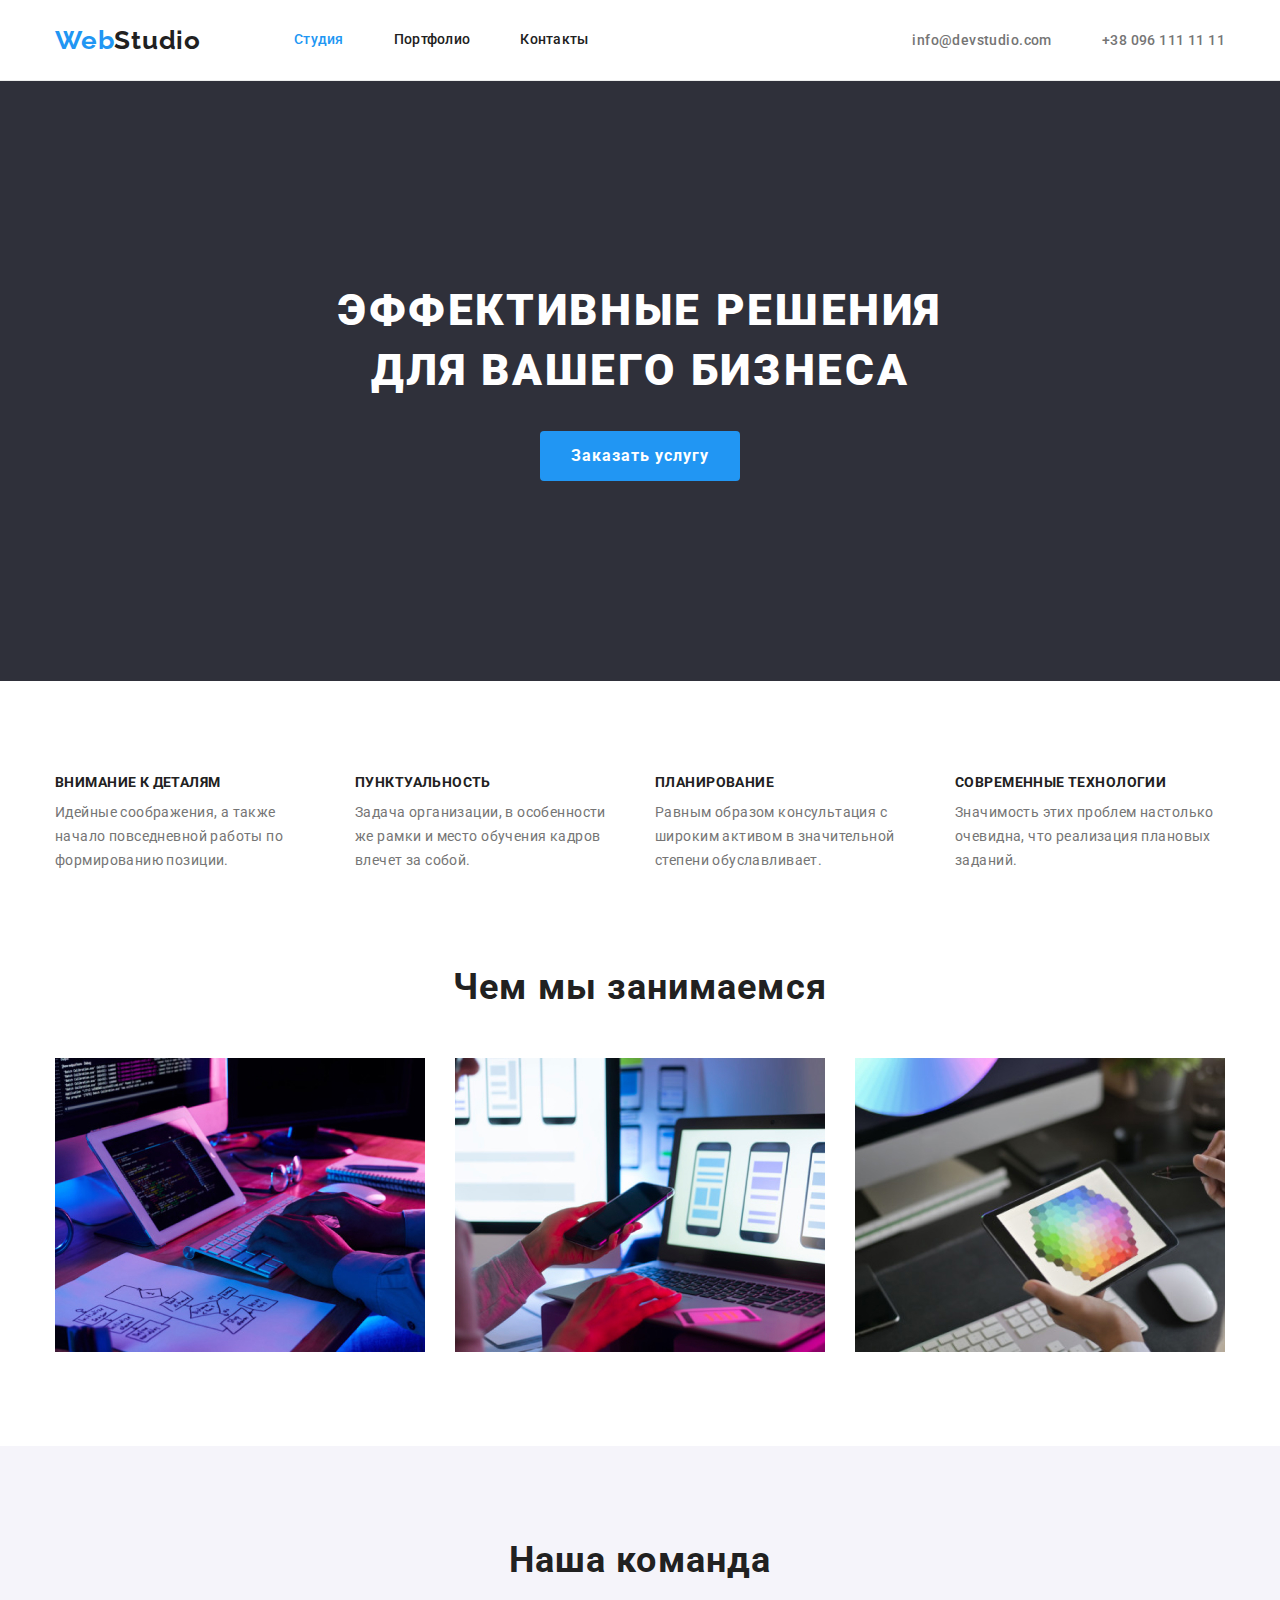
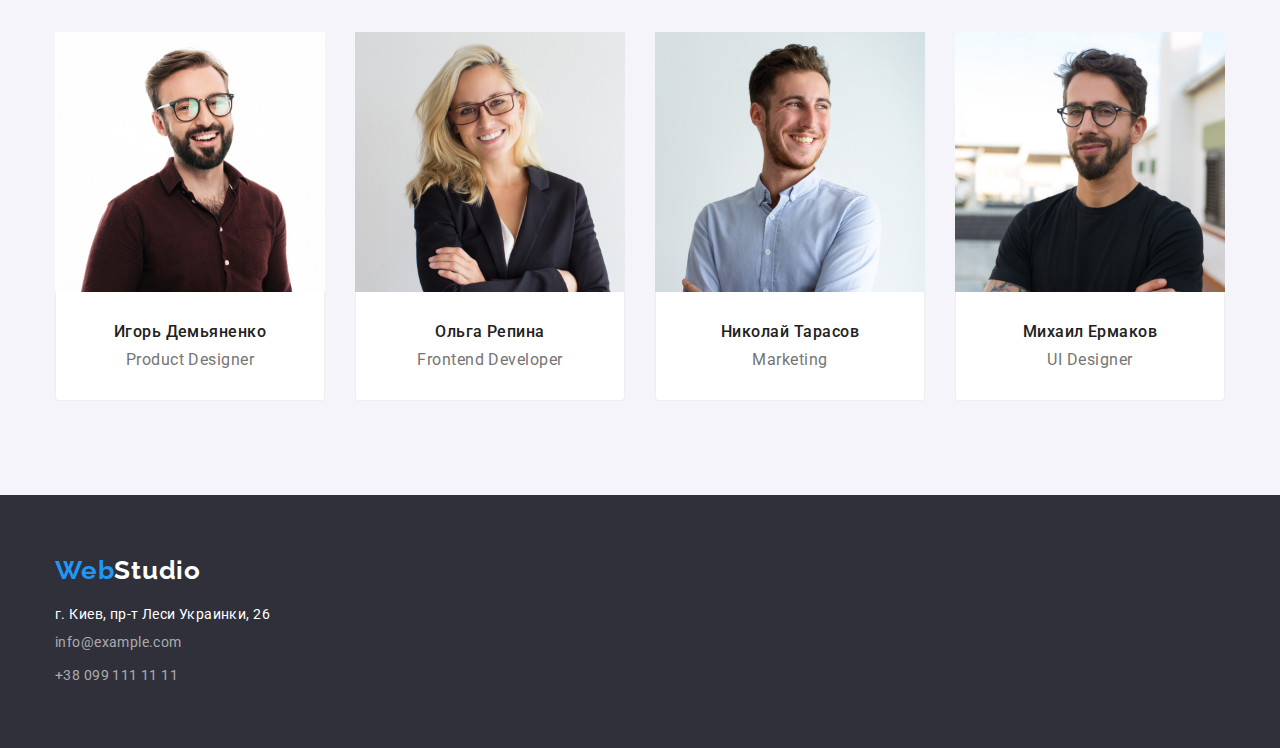
<file: index.html>
<!DOCTYPE html>
<html lang="en">
 <head>
     <meta charset="UTF-8">
     <meta http-equiv="X-UA-Compatible" content="IE=edge">
     <meta name="viewport" content="width-device-width, initial-scale=">
     <title>Document</title>
     <link href="https://fonts.googleapis.com/css2?family=Raleway:wght@700&family=Roboto:wght@400;500;700;900&display=swap"
      rel="stylesheet"/>
     <link rel="stylesheet" 
      href="https://cdnjs.cloudflare.com/ajax/libs/modern-normalize/1.1.0/modern-normalize.min.css"/>
     <link rel="stylesheet" href="css/styles.css"/>
 </head>
 <body>
   <header class="page-header">
     <div class="container main-nav">
       <a class="logo" href="">Web<span class="logo-accent">Studio</span></a>
       <nav class="page-header-nav">
         <ul class="site-nav list">
           <li class="item"><a href="./index.html" class="link current">Студия</a></li>
           <li class="item"><a href="./portfolio.html" class="link">Портфолио</a></li>
           <li class="item"><a href="" class="link">Контакты</a></li>
         </ul>
       </nav>
         <ul class="contacts list">
           <li class="contacts-item"><a class="link" href="mailto:info@devstudio.com">info@devstudio.com</a></li>
           <li class="contacts-item"><a class="link" href="tel:+380961111111">+38 096 111 11 11</a></li>
         </ul>
     </div>
   </header>
   <main>
     
    <!--Business section-->
    <section class="hero">
      <div class="container">
      <h1 class="hero-title">ЭФФЕКТИВНЫЕ РЕШЕНИЯ<br/>ДЛЯ ВАШЕГО БИЗНЕСА</h1>
      <button type="button" class="button">Заказать услугу</button>
      </div>
    </section>

    <!--Education section-->
    <section class="section">
      <div class="container">
       <h2 class="visually-hidden">Детали</h2>
       <ul class="feature-list list">
       <li class="item">
          <h3 class="title">ВНИМАНИЕ К ДЕТАЛЯМ</h3>
          <p class="text">
           Идейные соображения, а также начало повседневной работы по формированию позиции.
          </p>
       </li>
       <li class="item" >
          <h3 class="title">ПУНКТУАЛЬНОСТЬ</h3>
          <p class="text">
           Задача организации, в особенности же рамки и место обучения кадров влечет за собой.
          </p>
       </li>
       <li class="item">
          <h3 class="title">ПЛАНИРОВАНИЕ</h3>
          <p class="text">
            Равным образом консультация с широким активом в значительной степени обуславливает.
          </p>
       </li>
       <li class="item">
           <h3 class="title">СОВРЕМЕННЫЕ ТЕХНОЛОГИИ</h3>
           <p class="text">
             Значимость этих проблем настолько очевидна, что реализация плановых заданий.  
           </p>
       </li>
     </ul>
     </div>
   </section>
          

     <!--Kind of job section-->
       <section class="section work-section">
         <div class="container">
         <h2 class="section-title-lider">Чем мы занимаемся</h2>
          <ul class="work-list list">
            <li class="work-list-item">
              <img class="image" src="./images/img(1).jpg" alt="Вид работы" width="370" />
            </li>
            <li class="work-list-item">
              <img class="image" src="./images/img(2).jpg" alt="Вид работы" width="370" />
            </li>
            <li class="work-list-item">
              <img class="image" src="./images/img(3).jpg" alt="Вид работы" width="370" />
            </li>
          </ul>
          </div>
       </section>

       <!--Team section-->
       <section class="section-company">
         <div class="container">
         <h2 class="section-title-lider">Наша команда</h2>
          <ul class="list">
           <li class="team-leader">
             <img class="team-photo" src="./images/img(4).jpg" alt="мужчина" width="270" height="260" />
             <div class="team-text">
               <h3 class="team-section-title">Игорь Демьяненко</h3>
               <p class="profession">Product Designer</p>
             </div>
           </li>

           <li class="team-leader">
             <img class="team-photo" src="./images/img(5).jpg" alt="женщина" width="270" height="260"/>
             <div class="team-text">
             <h3 class="team-section-title">Ольга Репина</h3>
             <p class="profession">Frontend Developer</p>
             </div>
           </li>  
           
           <li class="team-leader">
             <img class="team-photo" src="./images/img(6).jpg" alt="мужчина" width="270" height="260" />
             <div class="team-text">
             <h3 class="team-section-title">Николай Тарасов</h3>
             <p class="profession">Marketing</p>
             </div>
           </li>
            
           <li class="team-leader">
             <img class="team-photo" src="./images/img(7).jpg" alt="мужчина" width="270" height="260" />
             <div class="team-text">
             <h3 class="team-section-title">Михаил Ермаков</h3>
             <p class="profession">UI Designer</p>
             </div>
           </li>
         </ul>
         </div>
       </section>
   </main> 

   <!--Footer-->
    <footer class="footer list">
     <div class="footer-container container">
        <a class="footer-logo" href=""lang="en">Web<span class="logo-accent-color">Studio</span></a>
        <address>
         <ul class="info">
           <li class="footer-adress-item"><a class="adress">г. Киев, пр-т Леси Украинки, 26</a></li>
           <li class="footer-adress-item"><a class="link contacts-link" href="mailto:info@example.com">info@example.com</a></li>
           <li class="footer-adress-item"><a class="link contacts-link" href="tel:+380991111111">+38 099 111 11 11</a></li>
         </ul>
       </address>
     </div>
    
    </footer>
 </body>
</html>
</file>
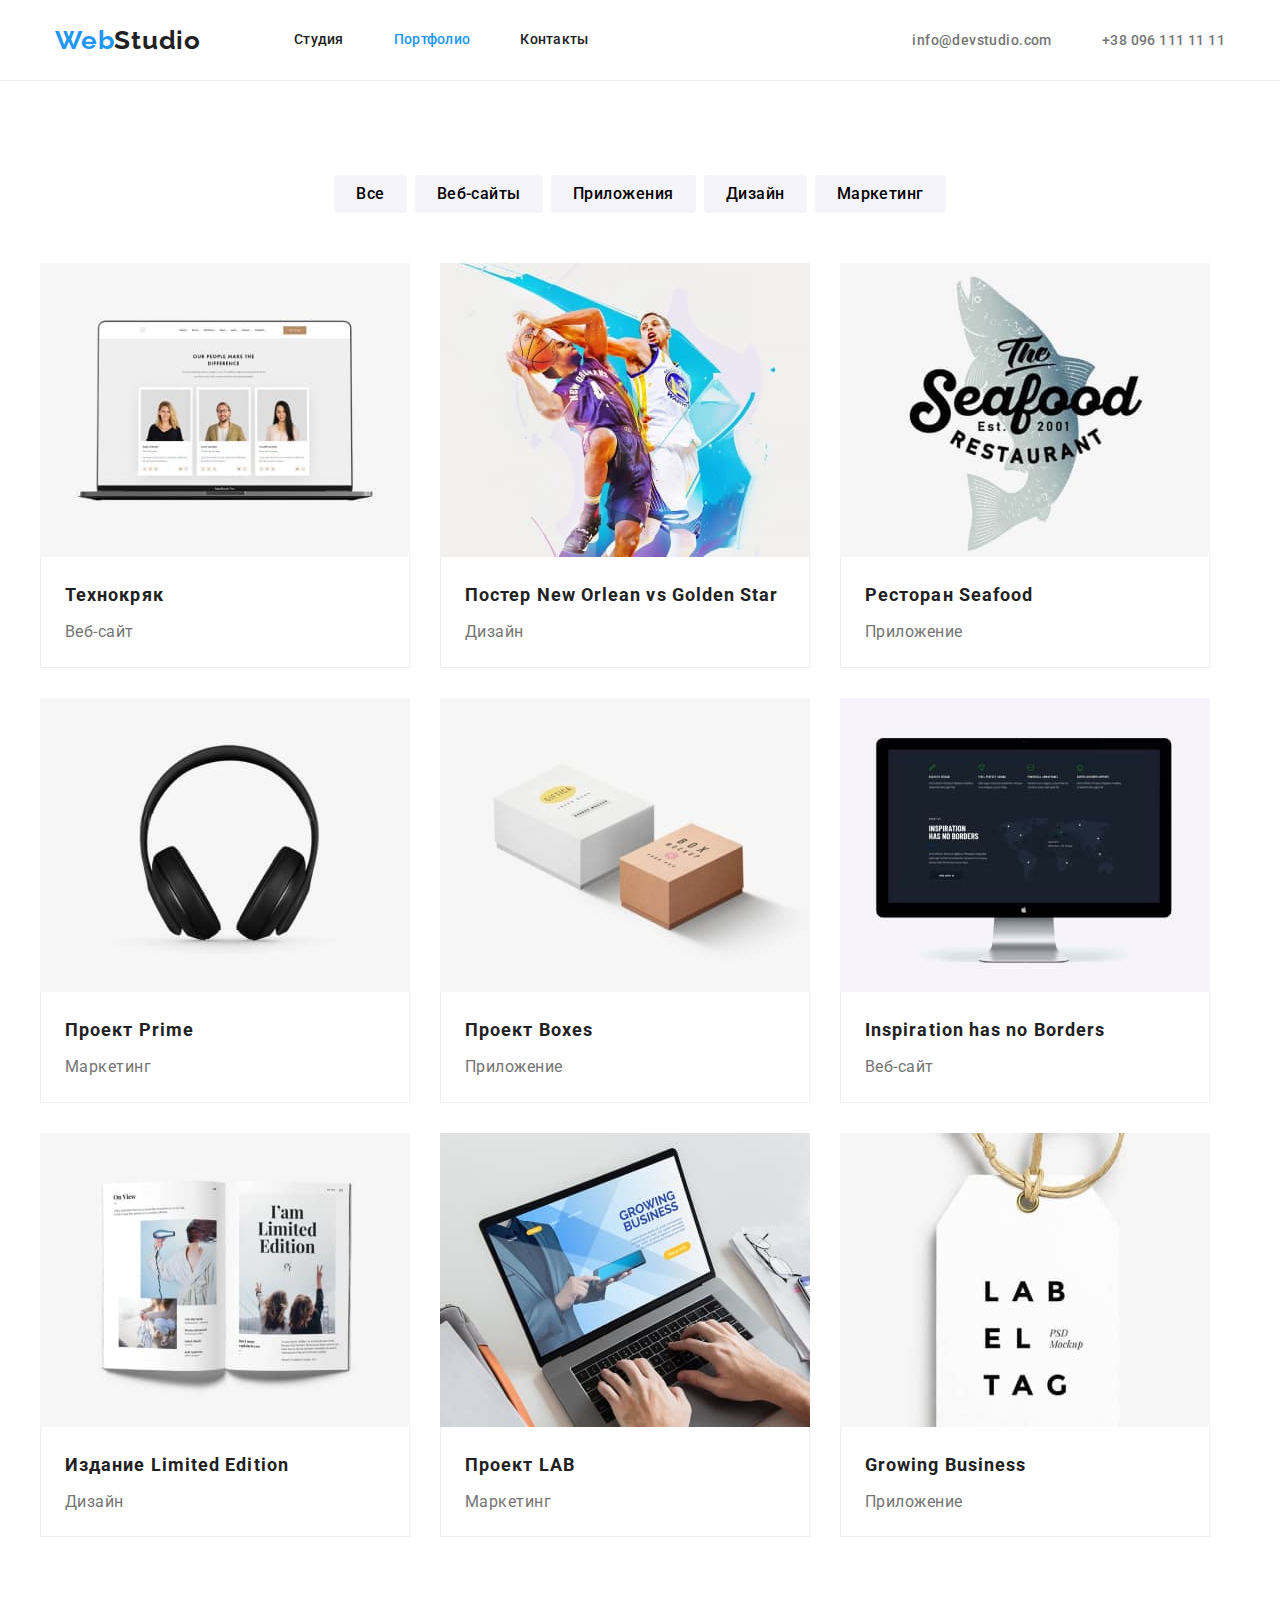
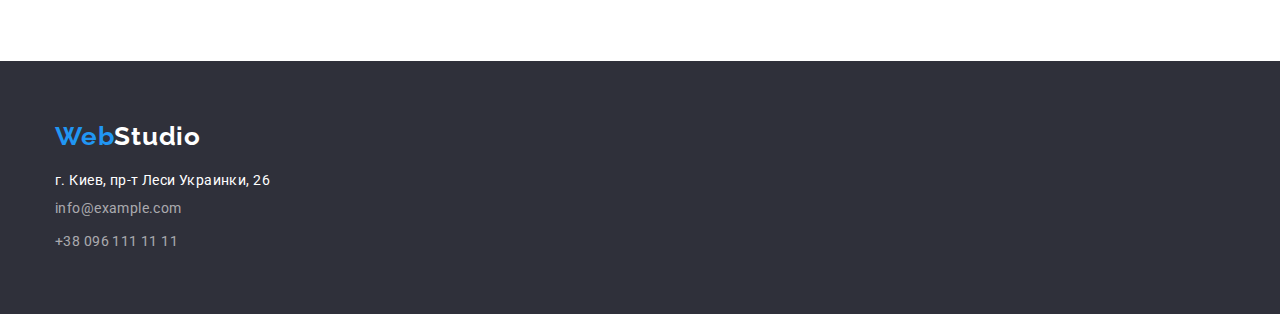
<file: portfolio.html>
<!DOCTYPE html>
<html lang="en">
  <head>
    <meta charset="UTF-8" />
    <meta http-equiv="X-UA-Compatible" content="IE=edge"/>
    <meta name="viewport" content="width-device-width, initial-scale="/>
    <title>Document</title>
    <link href="https://fonts.googleapis.com/css2?family=Raleway:wght@700&family=Roboto:wght@400;500;700;900&display=swap"
     rel="stylesheet"/>
    <link rel="stylesheet"
     href="https://cdnjs.cloudflare.com/ajax/libs/modern-normalize/1.1.0/modern-normalize.min.css"/>
    <link rel="stylesheet" href="css/styles.css"/>
  </head>
  <body>
    <header class="page-header">
      <div class="container main-nav">
       <a class="logo" href="" lang ="en">Web<span class="logo-accent">Studio</span></a>
       <nav class="page-header-nav">
           <ul class="site-nav list">
             <li class="item"><a href="./index.html" class="link">Студия</a></li>
             <li class="item"><a href="./portfolio.html" class="link current">Портфолио</a></li>
             <li class="item"><a href="" class="link">Контакты</a></li>
           </ul>
       </nav>
       <ul class="contacts list">
         <li class="contacts-item"><a class="link" href="mailto:info@devstudio.com">info@devstudio.com</a></li>
         <li class="contacts-item"><a class="link" href="tel:+380961111111">+38 096 111 11 11</a></li>
       </ul>
      </div>
    </header>
    <main>
      <!--Navigation section-->
     <section class="portfolio-section">
       <div class="text-container">
         <h1 class="visually-hidden">Примеры работ</h1>
         <ul class="portf-nav list">
          <li class="portf-nav-btn"><button class="portfolio-btns" type="button">Все</button></li>
          <li class="portf-nav-btn"><button class="portfolio-btns" type="button">Веб-сайты</button></li>
          <li class="portf-nav-btn"><button class="portfolio-btns" type="button">Приложения</button></li>
          <li class="portf-nav-btn"><button class="portfolio-btns" type="button">Дизайн</button></li>
          <li class="portf-nav-btn"><button class="portfolio-btns" type="button">Маркетинг</button></li>
         </ul>

         <!--Products section-->

         <ul class="portfolio-list list">
           <li class="flex-container">
             <a href="" class="link">
               <img src="./images/img(8)(1).jpg" alt="ноут" width="370" height="294"/>
               <div class="flex-element">
                 <h3 class="section-title">Технокряк</h3>
                 <p class="portfolio-text">Веб-сайт</p>
               </div> 
             </a>
           </li>

           <li class="flex-container">
             <a href="" class="link">
               <img src="./images/img(9)(1).jpg" alt="баскет" width="370" height="294"/>
               <div class="flex-element">
               <h3 class="section-title">Постер New Orlean vs Golden Star</h3>
               <p class="portfolio-text">Дизайн</p>
               </div>
             </a>
           </li>

           <li class="flex-container">
             <a href="" class="link">
               <img src="./images/img(10)(1).jpg" alt="ресторан" width="370" height="294"/>
               <div class="flex-element">
               <h3 class="section-title">Ресторан Seafood</h3>
               <p class="portfolio-text">Приложение</p>
               </div>
             </a>
           </li>

           <li class="flex-container">
             <a href="" class="link">
               <img src="./images/img(11)(1).jpg" alt="наушники" width="370" height="294"/>
               <div class="flex-element">
               <h3 class="section-title">Проект Prime</h3>
               <p class="portfolio-text">Маркетинг</p>
               </div>
             </a>
           </li>

           <li class="flex-container">
             <a href="" class="link">
               <img src="./images/img(12)(1).jpg" alt="боксы" width="370" height="294"/>
               <div class="flex-element">
               <h3 class="section-title">Проект Boxes</h3>
               <p class="portfolio-text">Приложение</p>
               </div>
             </a>
           </li>

           <li class="flex-container">
             <a href="" class="link">
               <img src="./images/img(13)(1).jpg" alt="монитор" width="370" height="294"/>
               <div class="flex-element">
               <h3 class="section-title">Inspiration has no Borders</h3>
               <p class="portfolio-text">Веб-сайт</p>
               </div>
             </a>
           </li>

           <li class="flex-container">
             <a href="" class="link">
               <img src="./images/img(14)(1).jpg" alt="журнал" width="370" height="294"/>
               <div class="flex-element">
               <h3 class="section-title">Издание Limited Edition</h3>
               <p class="portfolio-text">Дизайн</p>
               </div>
             </a>
           </li>

           <li class="flex-container">
             <a href="" class="link">
               <img src="./images/img(15)(1).jpg" alt="бирка" width="370" height="294"/>
               <div class="flex-element">
               <h3 class="section-title">Проект LAB</h3>
               <p class="portfolio-text">Маркетинг</p>
               </div>
             </a>
           </li>

           <li class="flex-container">
             <a href="" class="link">
               <img src="./images/img(16)(1).jpg" alt="клава" width="370" height="294"/>
               <div class="flex-element">
               <h3 class="section-title">Growing Business</h3>
               <p class="portfolio-text">Приложение</p>
               </div>
             </a>
           </li>
         </ul>
        </div>
      </section>
    </main>

    <!--Footer-->
    <footer class="footer list">
      <div class="footer-container container">
        <a class="footer-logo" href="" lang="en">Web<span class="logo-accent-color">Studio</span></a>
        <address>
         <ul class="info">
           <li class="footer-adress-item"><a class="adress">г. Киев, пр-т Леси Украинки, 26</a></li>
           <li class="footer-adress-item"><a class="link contacts-link" href="mailto:info@example.com">info@example.com</a></li>
           <li class="footer-adress-item"><a class="link contacts-link" href="tel:+3809911111">+38 096 111 11 11</a></li>
         </ul>
       </address>
      </div>

    </footer>
  </body>
</html>
</file>
<file: css/styles.css>
:root {
  --primary-text-color: #e5e5e5;
  --title-text-color: #212121;
  --title-color: #ffffff;
  --contacts-color: #757575;
  --accent-color: #2196f3;
  --hero-color: #2f303a;
  --team-color: #f5f4fa;
}
html {
  box-sizing: border-box;
}

*,
*::after,
a::before {
  box-sizing: inherit;
}

h1,
h2,
h3,
p,
ul {
  margin: 0;
  padding: 0;
}

img {
  display: block;
}

body {
  font-family: 'Roboto', sans-serif;
  background-color: var(--title-color);
  letter-spacing: 0.03em;
  font-size: 14px;
}
/* Утилиты */

.list {
  padding: 0;
  margin: 0;
  list-style: none;
}

.page-header {
  display: flex;
  color: var(--title-color);
  border-bottom: 1px solid #ececec;
}
.page-header .link:hover,
.page-header .link:focus {
  color: var(--accent-color);
}

.container {
  width: 1200px;
  padding-left: 15px;
  padding-right: 15px;
  margin: 0 auto;

}
/* Main nav */

.main-nav {
  display: flex;
  align-items: center;
}
/* Logo */

.logo {
  display: flex;
  margin-right: 93px;
  align-items: center;
  color: var(--accent-color);
  font-family: Raleway;
  font-style: normal;
  font-weight: 700;
  font-size: 26px;
  line-height: 1.19;
  letter-spacing: 0.03em;
  text-decoration: none;
}

.logo-accent {
  color: var(--title-text-color);
}

/* Site nav */

.site-nav {
  display: flex;
  margin-left: auto;
}

.site-nav .item {
  /* outline: 1px solid red;
  */
}

.site-nav .item + .item {
  margin-left: 50px;
}

/* .site-nav .item:not(:last-child) {
  margin-right: 50px;
} */

.site-nav .link {
  display: block;
  padding-top: 32px;
  padding-bottom: 32px;
  color: var(--title-text-color);
  font-family: Roboto;
  font-style: normal;
  font-size: 14px;
  font-weight: 500;
  line-height: 1.14;
  letter-spacing: 0.02em;
  text-align: left;
  text-decoration: none;
}

.site-nav .link:active {
  color: var(--accent-color);
}

.site-nav .link.current {
  color: var(--accent-color);
}

.contacts {
  display: flex;
  margin-left: auto;
  
}
.contacts-item {
  display: block;
}

.contacts :not(:last-child) {
  margin-right: 50px;
}

.contacts .link {
  display: block;
  padding-top: 32px;
  padding-bottom: 32px;
  color: var(--contacts-color);
  text-decoration: none;
  font-weight: 500;
}

.contacts .link:hover,
.contacts .link:focus {
  color: var(--accent-color);
}

/* Hero section */
.hero {
  background-color: var(--hero-color);
  margin: 0 auto;
  padding-top: 200px;
  padding-bottom: 200px;
  text-align: center;
}

.hero-title {
  margin-left: auto;
  margin-right: auto;
  margin-bottom: 30px;
  color: var(--title-color);
  font-style: 400;
  font-size: 44px;
  font-weight: 900;
  line-height: 1.36;
  letter-spacing: 0.06em;
  text-transform: uppercase;
  text-align: center;
  width: 696px;
}
.button {
  color: var(--title-color);
  background-color: var(--accent-color);
  font-family: Roboto;
  font-style: 400;
  font-size: 16px;
  font-weight: 700;
  line-height: 1.87;
  letter-spacing: 0.06em;
  text-align: center;
  border-radius: 4px;
  width: 200px;
  height: 50px;
  border: none;
  cursor: pointer;
}

.button:hover,
.button:focus {
  background-color: #188ce8;
}
.button-container {
  align-items: center;
  width: 1170px;
  display: flex;
}
/* Features */

.section {
 text-align: center;
 padding-top: 94px;
 padding-bottom: 94px;
}

.visually-hidden {
position: absolute;
white-space: nowrap;
width: 1px;
height: 1px;
overflow: hidden;
border: 0;
padding: 0;
clip: rect(0000);
clip-path: inset(50%);
margin: -1px;
}

.feature-list {
  display: flex;
  align-items: center;
  flex-wrap: wrap;
  
}

.feature-list .title {
  margin-bottom: 10px;
  width: 270px;
  color: var(--title-text-color);
  font-size: 14px;
  font-weight: 700;
  line-height: 1.14;
  letter-spacing: 0.03em;
  text-align: left;
}
.feature-list .text {
  color: var(--contacts-color);
  font-size: 14px;
  font-weight: 400;
  line-height: 1.71;
  letter-spacing: 0.03em;
  text-align: left;
}
.feature-list .item {
   display: flex;
   margin-right: 30px;
   flex-wrap: wrap;
   width: 270px;

}
.feature-list  .item:nth-child(4n) {
  margin-right: 0;
  }

/* Job section */

.work-section {
padding-top: 0;
}

.section-title {
  color: var(--title-text-color);
  font-size: 36px;
  font-weight: 700;
  line-height: 1.16;
  letter-spacing: 0.03em;
  text-align: center;
}

/* Examples */

.work-list {
  display: flex;

}

.work-list-item:not(:last-child) {
  margin-right: 30px;
}

.work-list .title {
  color: var(--title-text-color);
}

/* Team section */

.section-company {
  background: #f5f4fa;
  padding-top: 94px;
  padding-bottom: 94px;
}

.section-title-lider {
  margin-bottom: 50px;
  color: var(--title-text-color);
  font-size: 36px;
  font-weight: 700;
  line-height: 1.16;
  letter-spacing: 0.03em;
  text-align: center;
}

.list {
  display: flex;
}
.team-leader {
  border-bottom-left-radius: 4px;
  border-bottom-right-radius: 4px;
  background-color: var(--team-color);
 }
.team-leader:not(:last-child) {
  margin-right: 30px;
}

.team-photo {
  display: block;
}

.image {
  display: block;
}
.team-text {
  text-align: center;
  background-color: var(--title-color);
  padding-top: 30px;
  padding-bottom: 30px;
  border-right: 1px solid #eeeeee;
  border-left: 1px solid #eeeeee;
  border-bottom: 1px solid #eeeeee;
  border-radius: 0px 0px 4px 4px;
}
.team-text:not(last )

.team-section-title {
  color: var(--title-text-color);
  font-size: 16px;
  font-weight: 500;
  line-height: 19px;
  letter-spacing: 0.03em;
  margin-bottom: 10px;
}

.profession {
  color: var(--contacts-color);
  font-size: 16px;
  line-height: 1.18;
  letter-spacing: 0.03em;
}
.contacts-link {
  color: var(--contacts-color);
}

/* Footer section */

.footer {
  background-color: var(--hero-color);
  border-radius: 0px;
  padding: 60px 0;
}
.contacts-link {
  color: #ffffff99;
  font-size: 14px;
  line-height: 1.71;
  letter-spacing: 0.03em;
  text-decoration: 0;
  display: block;
}
.footer-contacts-link.link :hover,
.footer-contacts-link.link :focus {
  color: var(--accent-color);
}
.logo-accent-color {
  color: var(--title-color);
}
.info {
  list-style: none;
}
.footer-logo {
  margin-bottom: 20px;
  display: flex;
  align-items: center;
  color: var(--accent-color);
  font-family: Raleway;
  font-style: normal;
  font-weight: 700;
  font-size: 26px;
  line-height: 1.19;
  letter-spacing: 0.03em;
  text-decoration: none;
}

.footer-logo-accent {
  color: var(--title-text-color);
}


.footer address {
  color: var(--title-color);
  font-style: normal;
}
.footer-adress-item:not(:last-child) {
  margin-bottom: 9px;
}

/* portfolio */

.portfolio-btns {
  background: var(--team-color);
  font-size: 16px;
  font-weight: 500;
  line-height: 1.6;
  letter-spacing: 0.03em;
  border: none;
  border-radius: 4px;
  text-align: center;
  padding: 6px 22px;
  font-family: inherit;
}

.portfolio-btns:hover,
.portfolio-btns:focus {
  background-color: var(--accent-color);
  color: var(--title-color);
}

.portf-nav {
  display: flex;
  justify-content: center;
  margin-bottom: 50px;
}

.portf-nav-btn:not(:last-child) {
  margin-right: 8px;
}

.portfolio-section {
  padding-top: 94px;
  padding-bottom: 94px;
}

.portfolio-section-title {
  font-size: 18px;
  font-weight: 700;
  line-height: 2;
  letter-spacing: 0.06em;
  text-align: left;
}

.text-container {
  width: 1230px;
  padding-left: 15px;
  padding-right: 15px;
  margin-left: auto;
  margin-right: auto;
}

.portfolio-list {
  flex-wrap: wrap;
}

.flex-container {
  margin-right: 30px;
  margin-bottom: 30px;
}

.flex-element {
/* width: calc((100% - 60px) / 3); */
  width: 370px;
  padding: 20px 24px;
  border-left: 1px solid #eeeeee;
  border-right: 1px solid #eeeeee;
  border-bottom: 1px solid #eeeeee;
}

.flex-element:nth-child(3n) {
  margin-right: 0;
}

/* calc((100%-кол-во маржинов в строке в рх) * значение маржина) / кол-во элементов в строке */
/* .flex-element:nth-last-child(-n + 3) {
  margin-bottom: 0;
} */
/* .flex-element:not(:nth-last-child(-n + 3)) {
  margin-bottom: 30px;
} */

.link {
  text-decoration: none;
}

.portfolio-text {
  color: var(--contacts-color);
  font-size: 16px;
  line-height: 1.87;
  letter-spacing: 0.03em;
  text-align: left;
}

.section-title {
  color: var(--title-text-color);
  font-size: 18px;
  line-height: 2;
  letter-spacing: 0.06em;
  text-align: left;
  margin-bottom: 4px;
}

.contacts-link:hover,
.contacts-link:focus {
  color: var(--accent-color);
}

/* цвет основноого текста: #212121; */

/*вторичный цвет текста: #757575;*/

/*белый цвет: #FFFFFF;*/

/*белый прозрачный background: #FFFFFF99;rgba(0, 0, 0, 0,6)*/

/*акцент синий: #2196F3;*/
</file>
